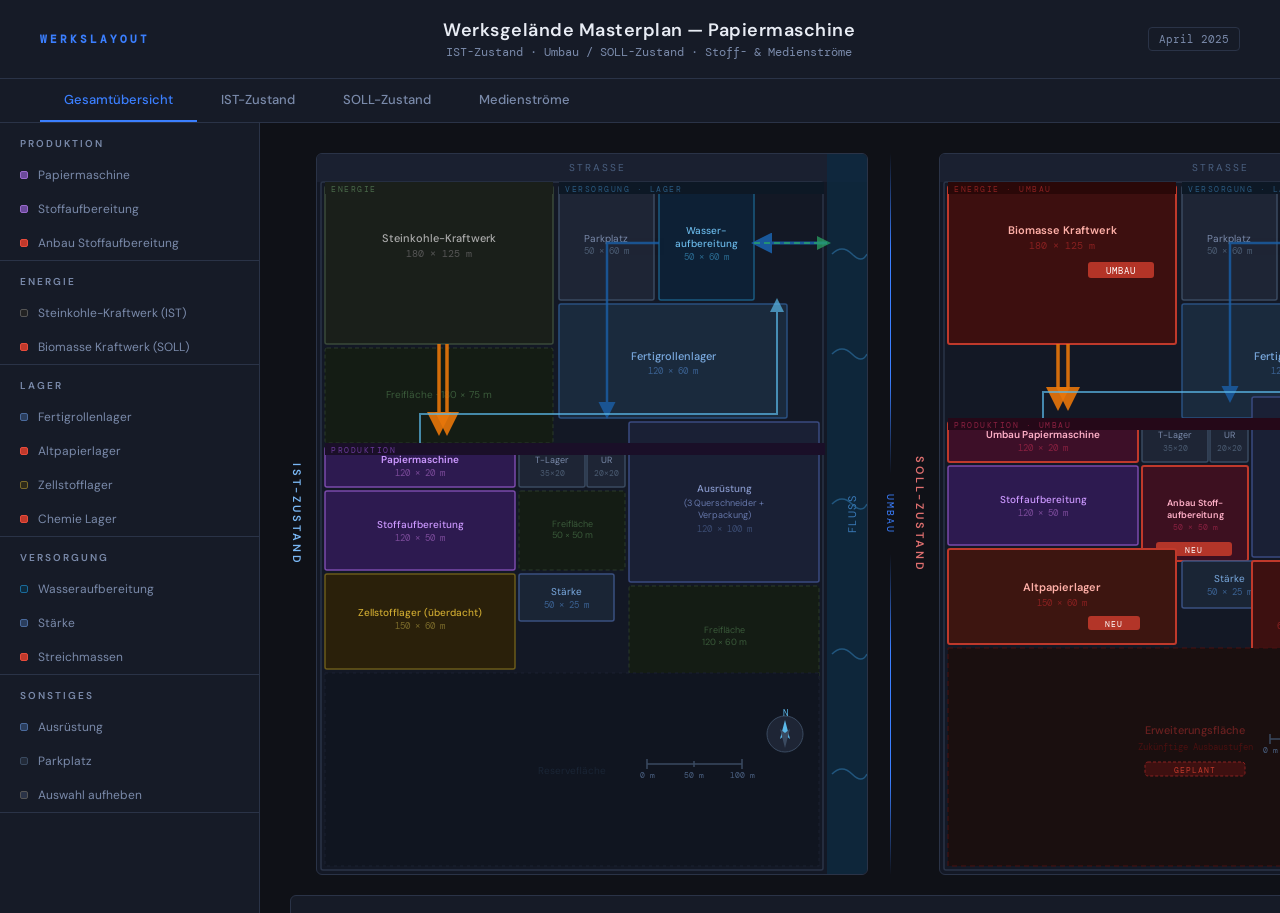
<file: PM_Gelaende_Masterplan.html>
<!DOCTYPE html>
<html lang="de">
<head>
<meta charset="UTF-8">
<meta name="viewport" content="width=device-width, initial-scale=1.0">
<title>Werksgelände Masterplan – IST / SOLL</title>
<link href="https://fonts.googleapis.com/css2?family=DM+Sans:wght@300;400;500;600&family=DM+Mono:wght@400;500&display=swap" rel="stylesheet">
<style>
  :root {
    --bg: #0f1117;
    --surface: #161b27;
    --surface2: #1e2535;
    --border: #2a3347;
    --text: #e8ecf4;
    --text-muted: #7a8aaa;
    --accent: #3b7fff;

    /* Building colors */
    --existing: #2a3d5c;
    --existing-border: #4a6a9c;
    --existing-text: #b8cce8;
    --new-red: #c0392b;
    --new-red-border: #e74c3c;
    --new-red-text: #ffd5d0;
    --energy: #1a3a2a;
    --energy-border: #2e7a4a;
    --energy-text: #a8d8b8;
    --storage: #2d2a1a;
    --storage-border: #7a6a2a;
    --storage-text: #e8d8a8;
    --water-bldg: #0d2a3d;
    --water-bldg-border: #1a6a9a;
    --water-bldg-text: #88ccee;
    --neutral: #222a38;
    --neutral-border: #3a4a60;
    --neutral-text: #9aaabb;

    /* Flow colors */
    --steam: #e8760a;
    --freshwater: #1a5fa8;
    --condensate: #5bb8e8;
    --discharge: #2aaa66;
    --river: #1a4a7a;
  }

  * { box-sizing: border-box; margin: 0; padding: 0; }

  body {
    font-family: 'DM Sans', sans-serif;
    background: var(--bg);
    color: var(--text);
    min-height: 100vh;
    overflow-x: hidden;
  }

  /* ── Header ── */
  header {
    display: flex;
    align-items: center;
    justify-content: space-between;
    padding: 18px 40px;
    border-bottom: 1px solid var(--border);
    background: var(--surface);
  }
  .logo {
    font-size: 11px;
    font-weight: 600;
    letter-spacing: 3px;
    text-transform: uppercase;
    color: var(--accent);
    font-family: 'DM Mono', monospace;
  }
  .title-block { text-align: center; }
  .title-block h1 { font-size: 18px; font-weight: 600; letter-spacing: 0.5px; }
  .title-block p { font-size: 12px; color: var(--text-muted); margin-top: 2px; font-family: 'DM Mono', monospace; }
  .date-badge {
    font-size: 11px; color: var(--text-muted); font-family: 'DM Mono', monospace;
    border: 1px solid var(--border); padding: 4px 10px; border-radius: 4px;
  }

  /* ── Tab bar ── */
  .tabs {
    display: flex; gap: 0; border-bottom: 1px solid var(--border);
    background: var(--surface); padding: 0 40px;
  }
  .tab {
    padding: 12px 24px; font-size: 13px; font-weight: 500; cursor: pointer;
    color: var(--text-muted); border-bottom: 2px solid transparent;
    transition: all 0.2s; user-select: none;
  }
  .tab:hover { color: var(--text); }
  .tab.active { color: var(--accent); border-bottom-color: var(--accent); }

  /* ── Main layout ── */
  .main { display: flex; height: calc(100vh - 110px); }

  /* ── Sidebar ── */
  .sidebar {
    width: 260px; min-width: 260px; background: var(--surface);
    border-right: 1px solid var(--border); overflow-y: auto;
    display: flex; flex-direction: column; gap: 0;
  }
  .sidebar-section { border-bottom: 1px solid var(--border); }
  .sidebar-section-title {
    font-size: 10px; font-weight: 600; letter-spacing: 2px; text-transform: uppercase;
    color: var(--text-muted); padding: 14px 20px 8px;
  }
  .sidebar-item {
    padding: 9px 20px; font-size: 12px; cursor: pointer;
    color: var(--text-muted); transition: all 0.15s; display: flex;
    align-items: center; gap: 10px;
  }
  .sidebar-item:hover { background: var(--surface2); color: var(--text); }
  .sidebar-item.active { background: rgba(59,127,255,0.1); color: var(--accent); }
  .sidebar-dot {
    width: 8px; height: 8px; border-radius: 2px; flex-shrink: 0;
  }

  /* ── Canvas area ── */
  .canvas-wrap {
    flex: 1; overflow: auto; padding: 30px;
    display: flex; flex-direction: column; gap: 20px;
  }

  /* ── Plan container ── */
  .plan-outer {
    display: flex; gap: 12px; align-items: flex-start;
    min-width: 1200px;
  }
  .plan-label {
    writing-mode: vertical-rl; text-orientation: mixed;
    font-size: 11px; font-weight: 600; letter-spacing: 3px; text-transform: uppercase;
    color: var(--text-muted); padding: 8px 0; align-self: stretch;
    display: flex; align-items: center; justify-content: center;
  }
  .plan-label.ist { color: #7ab8f5; }
  .plan-label.soll { color: #e07070; }

  .plan-half {
    position: relative; border: 1px solid var(--border);
    border-radius: 6px; overflow: hidden; background: #131825;
  }

  /* ── SVG canvas ── */
  svg.layout { display: block; }

  /* Building base style (applied via class in SVG) */
  .bldg { cursor: pointer; transition: opacity 0.15s; }
  .bldg:hover rect { filter: brightness(1.2); }
  .bldg.highlighted rect { stroke-width: 2.5 !important; }
  .bldg.dimmed { opacity: 0.35; }

  /* Info panel */
  .info-panel {
    position: fixed; right: 24px; bottom: 24px;
    width: 300px; background: var(--surface2);
    border: 1px solid var(--border); border-radius: 8px;
    padding: 20px; box-shadow: 0 8px 32px rgba(0,0,0,0.5);
    opacity: 0; pointer-events: none; transition: opacity 0.2s;
    z-index: 100;
  }
  .info-panel.visible { opacity: 1; pointer-events: all; }
  .info-panel h3 { font-size: 14px; font-weight: 600; margin-bottom: 6px; }
  .info-panel .dims { font-family: 'DM Mono', monospace; font-size: 12px; color: var(--accent); }
  .info-panel p { font-size: 12px; color: var(--text-muted); margin-top: 8px; line-height: 1.6; }
  .info-panel .tag {
    display: inline-block; font-size: 10px; font-family: 'DM Mono', monospace;
    background: rgba(59,127,255,0.15); color: var(--accent);
    border: 1px solid rgba(59,127,255,0.3); border-radius: 3px;
    padding: 2px 7px; margin-top: 10px;
  }
  .info-close {
    position: absolute; top: 12px; right: 14px; cursor: pointer;
    color: var(--text-muted); font-size: 18px; line-height: 1;
  }
  .info-close:hover { color: var(--text); }

  /* Legend */
  .legend {
    background: var(--surface); border: 1px solid var(--border);
    border-radius: 6px; padding: 16px 20px;
    display: flex; flex-wrap: wrap; gap: 20px; min-width: 1200px;
  }
  .legend-group { display: flex; flex-direction: column; gap: 6px; }
  .legend-title { font-size: 10px; font-weight: 600; letter-spacing: 2px; text-transform: uppercase; color: var(--text-muted); margin-bottom: 4px; }
  .legend-item { display: flex; align-items: center; gap: 8px; font-size: 12px; color: var(--text-muted); }
  .legend-box { width: 16px; height: 16px; border-radius: 3px; border-width: 1.5px; border-style: solid; flex-shrink: 0; }
  .legend-line { width: 28px; height: 3px; flex-shrink: 0; border-radius: 2px; }
  .legend-line.dashed { background: repeating-linear-gradient(90deg, var(--discharge) 0, var(--discharge) 5px, transparent 5px, transparent 9px); height: 2px; }

  /* Scalebar + North */
  .map-extras { position: absolute; bottom: 12px; right: 14px; display: flex; flex-direction: column; align-items: flex-end; gap: 8px; }
</style>
</head>
<body>

<header>
  <div class="logo">Werkslayout</div>
  <div class="title-block">
    <h1>Werksgelände Masterplan — Papiermaschine</h1>
    <p>IST-Zustand · Umbau / SOLL-Zustand · Stoff- &amp; Medienströme</p>
  </div>
  <div class="date-badge">April 2025</div>
</header>

<div class="tabs">
  <div class="tab active" onclick="setTab('overview')">Gesamtübersicht</div>
  <div class="tab" onclick="setTab('ist')">IST-Zustand</div>
  <div class="tab" onclick="setTab('soll')">SOLL-Zustand</div>
  <div class="tab" onclick="setTab('flows')">Medienströme</div>
</div>

<div class="main">
  <!-- Sidebar -->
  <div class="sidebar">
    <div class="sidebar-section">
      <div class="sidebar-section-title">Produktion</div>
      <div class="sidebar-item" onclick="highlight('papiermaschine')">
        <div class="sidebar-dot" style="background:#6a4a9a;border:1px solid #9a6acc"></div> Papiermaschine
      </div>
      <div class="sidebar-item" onclick="highlight('stoffaufbereitung')">
        <div class="sidebar-dot" style="background:#6a4a9a;border:1px solid #9a6acc"></div> Stoffaufbereitung
      </div>
      <div class="sidebar-item" onclick="highlight('anbau_stoff')">
        <div class="sidebar-dot" style="background:var(--new-red);border:1px solid var(--new-red-border)"></div> Anbau Stoffaufbereitung
      </div>
    </div>
    <div class="sidebar-section">
      <div class="sidebar-section-title">Energie</div>
      <div class="sidebar-item" onclick="highlight('kraftwerk_ist')">
        <div class="sidebar-dot" style="background:#222;border:1px solid #555"></div> Steinkohle-Kraftwerk (IST)
      </div>
      <div class="sidebar-item" onclick="highlight('kraftwerk_soll')">
        <div class="sidebar-dot" style="background:var(--new-red);border:1px solid var(--new-red-border)"></div> Biomasse Kraftwerk (SOLL)
      </div>
    </div>
    <div class="sidebar-section">
      <div class="sidebar-section-title">Lager</div>
      <div class="sidebar-item" onclick="highlight('rollenlager')">
        <div class="sidebar-dot" style="background:var(--existing);border:1px solid var(--existing-border)"></div> Fertigrollenlager
      </div>
      <div class="sidebar-item" onclick="highlight('altpapierlager')">
        <div class="sidebar-dot" style="background:var(--new-red);border:1px solid var(--new-red-border)"></div> Altpapierlager
      </div>
      <div class="sidebar-item" onclick="highlight('zellstoff')">
        <div class="sidebar-dot" style="background:var(--storage);border:1px solid var(--storage-border)"></div> Zellstofflager
      </div>
      <div class="sidebar-item" onclick="highlight('chemielager')">
        <div class="sidebar-dot" style="background:var(--new-red);border:1px solid var(--new-red-border)"></div> Chemie Lager
      </div>
    </div>
    <div class="sidebar-section">
      <div class="sidebar-section-title">Versorgung</div>
      <div class="sidebar-item" onclick="highlight('wasser')">
        <div class="sidebar-dot" style="background:var(--water-bldg);border:1px solid var(--water-bldg-border)"></div> Wasseraufbereitung
      </div>
      <div class="sidebar-item" onclick="highlight('staerke')">
        <div class="sidebar-dot" style="background:var(--existing);border:1px solid var(--existing-border)"></div> Stärke
      </div>
      <div class="sidebar-item" onclick="highlight('streichmassen')">
        <div class="sidebar-dot" style="background:var(--new-red);border:1px solid var(--new-red-border)"></div> Streichmassen
      </div>
    </div>
    <div class="sidebar-section">
      <div class="sidebar-section-title">Sonstiges</div>
      <div class="sidebar-item" onclick="highlight('ausruestung')">
        <div class="sidebar-dot" style="background:var(--existing);border:1px solid var(--existing-border)"></div> Ausrüstung
      </div>
      <div class="sidebar-item" onclick="highlight('parkplatz')">
        <div class="sidebar-dot" style="background:var(--neutral);border:1px solid var(--neutral-border)"></div> Parkplatz
      </div>
      <div class="sidebar-item" onclick="clearHighlight()">
        <div class="sidebar-dot" style="background:var(--border);border:1px solid #555"></div> Auswahl aufheben
      </div>
    </div>
  </div>

  <!-- Canvas -->
  <div class="canvas-wrap" id="canvasWrap">
    <div class="plan-outer">
      <div class="plan-label ist">IST-Zustand</div>

      <!-- IST SVG -->
      <div class="plan-half" id="half-ist">
        <svg class="layout" id="svg-ist" width="560" height="720" viewBox="0 0 560 720">
          <defs>
            <marker id="arr-orange" markerWidth="7" markerHeight="7" refX="5" refY="3.5" orient="auto">
              <polygon points="0 0, 7 3.5, 0 7" fill="#e8760a"/>
            </marker>
            <marker id="arr-darkblue" markerWidth="7" markerHeight="7" refX="5" refY="3.5" orient="auto">
              <polygon points="0 0, 7 3.5, 0 7" fill="#1a5fa8"/>
            </marker>
            <marker id="arr-lightblue" markerWidth="7" markerHeight="7" refX="5" refY="3.5" orient="auto">
              <polygon points="0 0, 7 3.5, 0 7" fill="#5bb8e8"/>
            </marker>
            <marker id="arr-green-dash" markerWidth="7" markerHeight="7" refX="5" refY="3.5" orient="auto">
              <polygon points="0 0, 7 3.5, 0 7" fill="#2aaa66"/>
            </marker>
          </defs>

          <!-- ── Road / street at top ── -->
          <rect x="0" y="0" width="560" height="28" fill="#1a2030"/>
          <text x="280" y="17" text-anchor="middle" font-family="DM Sans" font-size="10" fill="#4a6080" letter-spacing="2">STRASSE</text>

          <!-- ── River strip (right edge of IST) ── -->
          <rect x="510" y="0" width="50" height="720" fill="#0d2a40" opacity="0.8"/>
          <rect x="510" y="0" width="50" height="720" fill="url(#river-lines)" opacity="0.3"/>
          <text x="535" y="360" text-anchor="middle" font-family="DM Sans" font-size="11" fill="#3a7ab8" writing-mode="vertical-rl" transform="rotate(180,535,360)" letter-spacing="1.5">FLUSS</text>
          <!-- River waves decoration -->
          <path d="M515,100 Q525,90 535,100 Q545,110 550,100" stroke="#2a6a9a" stroke-width="1.5" fill="none" opacity="0.7"/>
          <path d="M515,200 Q525,190 535,200 Q545,210 550,200" stroke="#2a6a9a" stroke-width="1.5" fill="none" opacity="0.7"/>
          <path d="M515,350 Q525,340 535,350 Q545,360 550,350" stroke="#2a6a9a" stroke-width="1.5" fill="none" opacity="0.7"/>
          <path d="M515,500 Q525,490 535,500 Q545,510 550,500" stroke="#2a6a9a" stroke-width="1.5" fill="none" opacity="0.7"/>
          <path d="M515,620 Q525,610 535,620 Q545,630 550,620" stroke="#2a6a9a" stroke-width="1.5" fill="none" opacity="0.7"/>

          <!-- ── Perimeter fence ── -->
          <rect x="4" y="28" width="502" height="688" fill="none" stroke="#2a3347" stroke-width="1.5" rx="2"/>

          <!-- Scale: 1m = 2px → 560px wide ≈ 280m real -->
          <!-- Using 1m = 1.9px for IST (total width ~500px = 263m) -->

          <!-- ══ BUILDINGS ══ -->

          <!-- Steinkohle Kraftwerk 180x125m => 342x237px. Placed top-left -->
          <g class="bldg" id="ist-kraftwerk_ist" onclick="showInfo('kraftwerk_ist')">
            <rect x="8" y="32" width="228" height="158" rx="2" fill="#1a1f1a" stroke="#3a4a3a" stroke-width="1.5"/>
            <text x="122" y="88" text-anchor="middle" font-family="DM Sans" font-size="11" fill="#aaa" font-weight="500">Steinkohle-Kraftwerk</text>
            <text x="122" y="103" text-anchor="middle" font-family="DM Mono" font-size="10" fill="#555">180 × 125 m</text>
          </g>

          <!-- Parkplatz 50x60m => 95x114px. Top right area -->
          <g class="bldg" id="ist-parkplatz" onclick="showInfo('parkplatz')">
            <rect x="242" y="32" width="95" height="114" rx="2" fill="#1e2535" stroke="#3a4a60" stroke-width="1.5"/>
            <text x="289" y="88" text-anchor="middle" font-family="DM Sans" font-size="10" fill="#7a8aaa">Parkplatz</text>
            <text x="289" y="100" text-anchor="middle" font-family="DM Mono" font-size="9" fill="#4a5a70">50 × 60 m</text>
          </g>

          <!-- Wasseraufbereitung 50x60m -->
          <g class="bldg" id="ist-wasser" onclick="showInfo('wasser')">
            <rect x="342" y="32" width="95" height="114" rx="2" fill="#0d2035" stroke="#1a5a80" stroke-width="1.5"/>
            <text x="389" y="80" text-anchor="middle" font-family="DM Sans" font-size="10" fill="#6ab8e8" font-weight="500">Wasser-</text>
            <text x="389" y="93" text-anchor="middle" font-family="DM Sans" font-size="10" fill="#6ab8e8" font-weight="500">aufbereitung</text>
            <text x="389" y="106" text-anchor="middle" font-family="DM Mono" font-size="9" fill="#2a6a90">50 × 60 m</text>
          </g>

          <!-- Freifläche 180x75m => top-left mid -->
          <g class="bldg" id="ist-freiflaeche1" onclick="showInfo('freiflaeche')">
            <rect x="8" y="194" width="228" height="95" rx="2" fill="#141c14" stroke="#2a3a2a" stroke-width="1" stroke-dasharray="4,3"/>
            <text x="122" y="244" text-anchor="middle" font-family="DM Sans" font-size="10" fill="#3a5a3a">Freifläche · 180 × 75 m</text>
          </g>

          <!-- Fertigrollenlager 120x60m -->
          <g class="bldg" id="ist-rollenlager" onclick="showInfo('rollenlager')">
            <rect x="242" y="150" width="228" height="114" rx="2" fill="#1a2a3d" stroke="#2a5080" stroke-width="1.5"/>
            <text x="356" y="206" text-anchor="middle" font-family="DM Sans" font-size="11" fill="#7aaae0" font-weight="500">Fertigrollenlager</text>
            <text x="356" y="220" text-anchor="middle" font-family="DM Mono" font-size="9" fill="#3a6090">120 × 60 m</text>
          </g>

          <!-- Papiermaschine 120x20m -->
          <g class="bldg" id="ist-papiermaschine" onclick="showInfo('papiermaschine')">
            <rect x="8" y="293" width="190" height="40" rx="2" fill="#2d1a50" stroke="#7a4aaa" stroke-width="1.5"/>
            <text x="103" y="309" text-anchor="middle" font-family="DM Sans" font-size="10" fill="#cc99ff" font-weight="600">Papiermaschine</text>
            <text x="103" y="322" text-anchor="middle" font-family="DM Mono" font-size="9" fill="#7a4a99">120 × 20 m</text>
          </g>

          <!-- T-Lager 35x20m -->
          <g class="bldg" id="ist-tlager" onclick="showInfo('tlager')">
            <rect x="202" y="293" width="66" height="40" rx="2" fill="#1e2535" stroke="#3a4a60" stroke-width="1.5"/>
            <text x="235" y="309" text-anchor="middle" font-family="DM Sans" font-size="9" fill="#7a8aaa">T-Lager</text>
            <text x="235" y="322" text-anchor="middle" font-family="DM Mono" font-size="8" fill="#4a5a70">35×20</text>
          </g>

          <!-- UR 20x20m -->
          <g class="bldg" id="ist-ur" onclick="showInfo('ur')">
            <rect x="270" y="293" width="38" height="40" rx="2" fill="#1e2535" stroke="#3a4a60" stroke-width="1.5"/>
            <text x="289" y="309" text-anchor="middle" font-family="DM Sans" font-size="9" fill="#7a8aaa">UR</text>
            <text x="289" y="322" text-anchor="middle" font-family="DM Mono" font-size="8" fill="#4a5a70">20×20</text>
          </g>

          <!-- Ausrüstung 120x100m -->
          <g class="bldg" id="ist-ausruestung" onclick="showInfo('ausruestung')">
            <rect x="312" y="268" width="190" height="160" rx="2" fill="#1a2035" stroke="#3a4a80" stroke-width="1.5"/>
            <text x="407" y="338" text-anchor="middle" font-family="DM Sans" font-size="10" fill="#8899cc" font-weight="500">Ausrüstung</text>
            <text x="407" y="352" text-anchor="middle" font-family="DM Sans" font-size="9" fill="#6677aa">(3 Querschneider +</text>
            <text x="407" y="364" text-anchor="middle" font-family="DM Sans" font-size="9" fill="#6677aa">Verpackung)</text>
            <text x="407" y="378" text-anchor="middle" font-family="DM Mono" font-size="9" fill="#3a4a70">120 × 100 m</text>
          </g>

          <!-- Stoffaufbereitung 120x50m -->
          <g class="bldg" id="ist-stoffaufbereitung" onclick="showInfo('stoffaufbereitung')">
            <rect x="8" y="337" width="190" height="79" rx="2" fill="#2d1a50" stroke="#7a4aaa" stroke-width="1.5"/>
            <text x="103" y="374" text-anchor="middle" font-family="DM Sans" font-size="10" fill="#cc99ff" font-weight="500">Stoffaufbereitung</text>
            <text x="103" y="387" text-anchor="middle" font-family="DM Mono" font-size="9" fill="#7a4a99">120 × 50 m</text>
          </g>

          <!-- Freifläche 50x50m (middle area) -->
          <g class="bldg" id="ist-freiflaeche2" onclick="showInfo('freiflaeche')">
            <rect x="202" y="337" width="106" height="79" rx="2" fill="#141c14" stroke="#2a3a2a" stroke-width="1" stroke-dasharray="4,3"/>
            <text x="255" y="373" text-anchor="middle" font-family="DM Sans" font-size="9" fill="#3a5a3a">Freifläche</text>
            <text x="255" y="384" text-anchor="middle" font-family="DM Sans" font-size="9" fill="#3a5a3a">50 × 50 m</text>
          </g>

          <!-- Stärke 50x25m -->
          <g class="bldg" id="ist-staerke" onclick="showInfo('staerke')">
            <rect x="202" y="420" width="95" height="47" rx="2" fill="#1a2535" stroke="#3a5080" stroke-width="1.5"/>
            <text x="249" y="441" text-anchor="middle" font-family="DM Sans" font-size="10" fill="#7aaae0">Stärke</text>
            <text x="249" y="454" text-anchor="middle" font-family="DM Mono" font-size="9" fill="#3a6090">50 × 25 m</text>
          </g>

          <!-- Zellstofflager 150x60m -->
          <g class="bldg" id="ist-zellstoff" onclick="showInfo('zellstoff')">
            <rect x="8" y="420" width="190" height="95" rx="2" fill="#2a200a" stroke="#6a5a1a" stroke-width="1.5"/>
            <text x="103" y="462" text-anchor="middle" font-family="DM Sans" font-size="10" fill="#cca830" font-weight="500">Zellstofflager (überdacht)</text>
            <text x="103" y="475" text-anchor="middle" font-family="DM Mono" font-size="9" fill="#7a6a2a">150 × 60 m</text>
          </g>

          <!-- Freifläche bottom right 120x60m -->
          <g class="bldg" id="ist-freiflaeche3" onclick="showInfo('freiflaeche')">
            <rect x="312" y="432" width="190" height="95" rx="2" fill="#141c14" stroke="#2a3a2a" stroke-width="1" stroke-dasharray="4,3"/>
            <text x="407" y="479" text-anchor="middle" font-family="DM Sans" font-size="9" fill="#3a5a3a">Freifläche</text>
            <text x="407" y="491" text-anchor="middle" font-family="DM Sans" font-size="9" fill="#3a5a3a">120 × 60 m</text>
          </g>

          <!-- Bottom open area -->
          <rect x="8" y="519" width="494" height="193" fill="#101520" stroke="#1a2030" stroke-width="1" stroke-dasharray="3,4"/>
          <text x="255" y="620" text-anchor="middle" font-family="DM Sans" font-size="10" fill="#1a2535">Reservefläche</text>

          <!-- ══ FLOW LINES – IST ══ -->
          <!-- Steam/Gas (orange) from Kraftwerk to Papiermaschine – 2 parallel lines -->
          <line x1="122" y1="190" x2="122" y2="275" stroke="#e8760a" stroke-width="3.5" marker-end="url(#arr-orange)" opacity="0.9"/>
          <line x1="130" y1="190" x2="130" y2="275" stroke="#e8760a" stroke-width="3.5" marker-end="url(#arr-orange)" opacity="0.9"/>

          <!-- Freshwater (dark blue) from river to Wasseraufbereitung -->
          <line x1="510" y1="89" x2="440" y2="89" stroke="#1a5fa8" stroke-width="3" marker-end="url(#arr-darkblue)" opacity="0.9"/>

          <!-- Freshwater from Wasseraufbereitung into plant -->
          <polyline points="342,89 290,89 290,260" stroke="#1a5fa8" stroke-width="2.5" fill="none" marker-end="url(#arr-darkblue)" opacity="0.8"/>

          <!-- Condensate/return (light blue) from PM back -->
          <polyline points="103,293 103,260 460,260 460,148" stroke="#5bb8e8" stroke-width="2" fill="none" marker-end="url(#arr-lightblue)" opacity="0.7"/>

          <!-- Discharge dashed (green) back to river from Wasseraufbereitung -->
          <polyline points="437,89 490,89 510,89" stroke="#2aaa66" stroke-width="2" fill="none" stroke-dasharray="6,4" marker-end="url(#arr-green-dash)" opacity="0.7"/>

          <!-- North arrow -->
          <g transform="translate(468,580)">
            <circle r="18" fill="#1e2535" stroke="#3a4a60" stroke-width="1"/>
            <polygon points="0,-14 5,5 0,1 -5,5" fill="#5bb8e8"/>
            <polygon points="0,14 5,-5 0,-1 -5,-5" fill="#3a4a60"/>
            <text x="0" y="-18" text-anchor="middle" font-family="DM Mono" font-size="9" fill="#5bb8e8">N</text>
          </g>

          <!-- Scale bar -->
          <g transform="translate(330,610)">
            <line x1="0" y1="0" x2="95" y2="0" stroke="#3a4a60" stroke-width="1.5"/>
            <line x1="0" y1="-5" x2="0" y2="5" stroke="#3a4a60" stroke-width="1.5"/>
            <line x1="47" y1="-3" x2="47" y2="3" stroke="#3a4a60" stroke-width="1.5"/>
            <line x1="95" y1="-5" x2="95" y2="5" stroke="#3a4a60" stroke-width="1.5"/>
            <text x="0" y="14" text-anchor="middle" font-family="DM Mono" font-size="8" fill="#4a6080">0 m</text>
            <text x="47" y="14" text-anchor="middle" font-family="DM Mono" font-size="8" fill="#4a6080">50 m</text>
            <text x="95" y="14" text-anchor="middle" font-family="DM Mono" font-size="8" fill="#4a6080">100 m</text>
          </g>

          <!-- Zone labels -->
          <rect x="8" y="28" width="228" height="12" fill="#1a1f1a" rx="0"/>
          <text x="14" y="38" font-family="DM Mono" font-size="8" fill="#4a6a4a" letter-spacing="1.5">ENERGIE</text>

          <rect x="242" y="28" width="265" height="12" fill="#0d1825" rx="0"/>
          <text x="248" y="38" font-family="DM Mono" font-size="8" fill="#2a5a80" letter-spacing="1.5">VERSORGUNG · LAGER</text>

          <rect x="8" y="289" width="500" height="12" fill="#1a0f28" rx="0"/>
          <text x="14" y="299" font-family="DM Mono" font-size="8" fill="#6a3a99" letter-spacing="1.5">PRODUKTION</text>
        </svg>
      </div>

      <!-- Divider -->
      <div style="display:flex;flex-direction:column;align-items:center;justify-content:center;gap:8px;padding:0 4px;align-self:stretch;">
        <div style="width:1px;flex:1;background:linear-gradient(to bottom, transparent, #3b7fff 30%, #3b7fff 70%, transparent)"></div>
        <div style="font-size:10px;font-family:'DM Mono',monospace;color:#3b7fff;letter-spacing:2px;writing-mode:vertical-rl;padding:12px 0;">UMBAU</div>
        <div style="width:1px;flex:1;background:linear-gradient(to bottom, transparent, #3b7fff 30%, #3b7fff 70%, transparent)"></div>
      </div>

      <div class="plan-label soll">SOLL-Zustand</div>

      <!-- SOLL SVG -->
      <div class="plan-half" id="half-soll">
        <svg class="layout" id="svg-soll" width="560" height="720" viewBox="0 0 560 720">
          <defs>
            <marker id="sarr-orange" markerWidth="7" markerHeight="7" refX="5" refY="3.5" orient="auto">
              <polygon points="0 0, 7 3.5, 0 7" fill="#e8760a"/>
            </marker>
            <marker id="sarr-darkblue" markerWidth="7" markerHeight="7" refX="5" refY="3.5" orient="auto">
              <polygon points="0 0, 7 3.5, 0 7" fill="#1a5fa8"/>
            </marker>
            <marker id="sarr-lightblue" markerWidth="7" markerHeight="7" refX="5" refY="3.5" orient="auto">
              <polygon points="0 0, 7 3.5, 0 7" fill="#5bb8e8"/>
            </marker>
            <marker id="sarr-green" markerWidth="7" markerHeight="7" refX="5" refY="3.5" orient="auto">
              <polygon points="0 0, 7 3.5, 0 7" fill="#2aaa66"/>
            </marker>
          </defs>

          <!-- Road -->
          <rect x="0" y="0" width="560" height="28" fill="#1a2030"/>
          <text x="280" y="17" text-anchor="middle" font-family="DM Sans" font-size="10" fill="#4a6080" letter-spacing="2">STRASSE</text>

          <!-- River -->
          <rect x="510" y="0" width="50" height="720" fill="#0d2a40" opacity="0.8"/>
          <text x="535" y="360" text-anchor="middle" font-family="DM Sans" font-size="11" fill="#3a7ab8" writing-mode="vertical-rl" transform="rotate(180,535,360)" letter-spacing="1.5">FLUSS</text>
          <path d="M515,100 Q525,90 535,100 Q545,110 550,100" stroke="#2a6a9a" stroke-width="1.5" fill="none" opacity="0.7"/>
          <path d="M515,200 Q525,190 535,200 Q545,210 550,200" stroke="#2a6a9a" stroke-width="1.5" fill="none" opacity="0.7"/>
          <path d="M515,350 Q525,340 535,350 Q545,360 550,350" stroke="#2a6a9a" stroke-width="1.5" fill="none" opacity="0.7"/>
          <path d="M515,500 Q525,490 535,500 Q545,510 550,500" stroke="#2a6a9a" stroke-width="1.5" fill="none" opacity="0.7"/>
          <path d="M515,620 Q525,610 535,620 Q545,630 550,620" stroke="#2a6a9a" stroke-width="1.5" fill="none" opacity="0.7"/>

          <!-- Perimeter -->
          <rect x="4" y="28" width="502" height="688" fill="none" stroke="#2a3347" stroke-width="1.5" rx="2"/>

          <!-- ══ SOLL BUILDINGS ══ -->

          <!-- Biomasse Kraftwerk (NEU=ROT) 180x125m -->
          <g class="bldg" id="soll-kraftwerk_soll" onclick="showInfo('kraftwerk_soll')">
            <rect x="8" y="32" width="228" height="158" rx="2" fill="#3d0f0f" stroke="#c0392b" stroke-width="2"/>
            <text x="122" y="80" text-anchor="middle" font-family="DM Sans" font-size="11" fill="#ffb0a8" font-weight="600">Biomasse Kraftwerk</text>
            <text x="122" y="95" text-anchor="middle" font-family="DM Mono" font-size="10" fill="#882020">180 × 125 m</text>
            <!-- NEW badge -->
            <rect x="148" y="108" width="66" height="16" rx="3" fill="#c0392b" opacity="0.9"/>
            <text x="181" y="120" text-anchor="middle" font-family="DM Mono" font-size="9" fill="white" letter-spacing="1">UMBAU</text>
          </g>

          <!-- Parkplatz -->
          <g class="bldg" id="soll-parkplatz" onclick="showInfo('parkplatz')">
            <rect x="242" y="32" width="95" height="114" rx="2" fill="#1e2535" stroke="#3a4a60" stroke-width="1.5"/>
            <text x="289" y="88" text-anchor="middle" font-family="DM Sans" font-size="10" fill="#7a8aaa">Parkplatz</text>
            <text x="289" y="100" text-anchor="middle" font-family="DM Mono" font-size="9" fill="#4a5a70">50 × 60 m</text>
          </g>

          <!-- Wasseraufbereitung (EXISTING) -->
          <g class="bldg" id="soll-wasser" onclick="showInfo('wasser')">
            <rect x="342" y="32" width="95" height="114" rx="2" fill="#0d2035" stroke="#1a5a80" stroke-width="1.5"/>
            <text x="389" y="80" text-anchor="middle" font-family="DM Sans" font-size="10" fill="#6ab8e8" font-weight="500">Wasser-</text>
            <text x="389" y="93" text-anchor="middle" font-family="DM Sans" font-size="10" fill="#6ab8e8" font-weight="500">aufbereitung</text>
            <text x="389" y="106" text-anchor="middle" font-family="DM Mono" font-size="9" fill="#2a6a90">50 × 60 m</text>
          </g>

          <!-- Fertigrollenlager (EXISTING) -->
          <g class="bldg" id="soll-rollenlager" onclick="showInfo('rollenlager')">
            <rect x="242" y="150" width="228" height="114" rx="2" fill="#1a2a3d" stroke="#2a5080" stroke-width="1.5"/>
            <text x="356" y="206" text-anchor="middle" font-family="DM Sans" font-size="11" fill="#7aaae0" font-weight="500">Fertigrollenlager</text>
            <text x="356" y="220" text-anchor="middle" font-family="DM Mono" font-size="9" fill="#3a6090">120 × 60 m</text>
          </g>

          <!-- Umbau Papiermaschine (ROT) -->
          <g class="bldg" id="soll-papiermaschine" onclick="showInfo('papiermaschine')">
            <rect x="8" y="268" width="190" height="40" rx="2" fill="#3d0f28" stroke="#c0392b" stroke-width="2"/>
            <text x="103" y="284" text-anchor="middle" font-family="DM Sans" font-size="10" fill="#ffb0c8" font-weight="600">Umbau Papiermaschine</text>
            <text x="103" y="297" text-anchor="middle" font-family="DM Mono" font-size="9" fill="#882040">120 × 20 m</text>
          </g>

          <!-- T-Lager (EXISTING) -->
          <g class="bldg" id="soll-tlager" onclick="showInfo('tlager')">
            <rect x="202" y="268" width="66" height="40" rx="2" fill="#1e2535" stroke="#3a4a60" stroke-width="1.5"/>
            <text x="235" y="284" text-anchor="middle" font-family="DM Sans" font-size="9" fill="#7a8aaa">T-Lager</text>
            <text x="235" y="297" text-anchor="middle" font-family="DM Mono" font-size="8" fill="#4a5a70">35×20</text>
          </g>

          <!-- UR (EXISTING) -->
          <g class="bldg" id="soll-ur" onclick="showInfo('ur')">
            <rect x="270" y="268" width="38" height="40" rx="2" fill="#1e2535" stroke="#3a4a60" stroke-width="1.5"/>
            <text x="289" y="284" text-anchor="middle" font-family="DM Sans" font-size="9" fill="#7a8aaa">UR</text>
            <text x="289" y="297" text-anchor="middle" font-family="DM Mono" font-size="8" fill="#4a5a70">20×20</text>
          </g>

          <!-- Ausrüstung (EXISTING) -->
          <g class="bldg" id="soll-ausruestung" onclick="showInfo('ausruestung')">
            <rect x="312" y="243" width="190" height="160" rx="2" fill="#1a2035" stroke="#3a4a80" stroke-width="1.5"/>
            <text x="407" y="313" text-anchor="middle" font-family="DM Sans" font-size="10" fill="#8899cc" font-weight="500">Ausrüstung</text>
            <text x="407" y="327" text-anchor="middle" font-family="DM Sans" font-size="9" fill="#6677aa">(3 Querschneider +</text>
            <text x="407" y="339" text-anchor="middle" font-family="DM Sans" font-size="9" fill="#6677aa">Verpackung)</text>
            <text x="407" y="353" text-anchor="middle" font-family="DM Mono" font-size="9" fill="#3a4a70">120 × 100 m</text>
          </g>

          <!-- Stoffaufbereitung (EXISTING) -->
          <g class="bldg" id="soll-stoffaufbereitung" onclick="showInfo('stoffaufbereitung')">
            <rect x="8" y="312" width="190" height="79" rx="2" fill="#2d1a50" stroke="#7a4aaa" stroke-width="1.5"/>
            <text x="103" y="349" text-anchor="middle" font-family="DM Sans" font-size="10" fill="#cc99ff" font-weight="500">Stoffaufbereitung</text>
            <text x="103" y="362" text-anchor="middle" font-family="DM Mono" font-size="9" fill="#7a4a99">120 × 50 m</text>
          </g>

          <!-- Anbau Stoffaufbereitung (NEU=ROT) 50x50m -->
          <g class="bldg" id="soll-anbau_stoff" onclick="showInfo('anbau_stoff')">
            <rect x="202" y="312" width="106" height="95" rx="2" fill="#3d1020" stroke="#c0392b" stroke-width="2"/>
            <text x="255" y="352" text-anchor="middle" font-family="DM Sans" font-size="9" fill="#ffb0c8" font-weight="600">Anbau Stoff-</text>
            <text x="255" y="364" text-anchor="middle" font-family="DM Sans" font-size="9" fill="#ffb0c8" font-weight="600">aufbereitung</text>
            <text x="255" y="376" text-anchor="middle" font-family="DM Mono" font-size="8" fill="#882040">50 × 50 m</text>
            <rect x="216" y="388" width="76" height="14" rx="3" fill="#c0392b" opacity="0.9"/>
            <text x="254" y="399" text-anchor="middle" font-family="DM Mono" font-size="8" fill="white" letter-spacing="1">NEU</text>
          </g>

          <!-- Altpapierlager (NEU=ROT) 150x60m -->
          <g class="bldg" id="soll-altpapierlager" onclick="showInfo('altpapierlager')">
            <rect x="8" y="395" width="228" height="95" rx="2" fill="#3d1510" stroke="#c0392b" stroke-width="2"/>
            <text x="122" y="437" text-anchor="middle" font-family="DM Sans" font-size="11" fill="#ffb0a8" font-weight="600">Altpapierlager</text>
            <text x="122" y="452" text-anchor="middle" font-family="DM Mono" font-size="9" fill="#882020">150 × 60 m</text>
            <rect x="148" y="462" width="52" height="14" rx="3" fill="#c0392b" opacity="0.9"/>
            <text x="174" y="473" text-anchor="middle" font-family="DM Mono" font-size="8" fill="white" letter-spacing="1">NEU</text>
          </g>

          <!-- Stärke (EXISTING) -->
          <g class="bldg" id="soll-staerke" onclick="showInfo('staerke')">
            <rect x="242" y="407" width="95" height="47" rx="2" fill="#1a2535" stroke="#3a5080" stroke-width="1.5"/>
            <text x="289" y="428" text-anchor="middle" font-family="DM Sans" font-size="10" fill="#7aaae0">Stärke</text>
            <text x="289" y="441" text-anchor="middle" font-family="DM Mono" font-size="9" fill="#3a6090">50 × 25 m</text>
          </g>

          <!-- Chemie Lager (NEU=ROT) 60x60m -->
          <g class="bldg" id="soll-chemielager" onclick="showInfo('chemielager')">
            <rect x="312" y="407" width="95" height="95" rx="2" fill="#3d1010" stroke="#c0392b" stroke-width="2"/>
            <text x="359" y="449" text-anchor="middle" font-family="DM Sans" font-size="10" fill="#ffb0a8" font-weight="600">Chemie</text>
            <text x="359" y="462" text-anchor="middle" font-family="DM Sans" font-size="10" fill="#ffb0a8" font-weight="600">Lager</text>
            <text x="359" y="475" text-anchor="middle" font-family="DM Mono" font-size="9" fill="#882020">60 × 60 m</text>
          </g>

          <!-- Streichmassen Aufbereitung (NEU=ROT) 60x60m -->
          <g class="bldg" id="soll-streichmassen" onclick="showInfo('streichmassen')">
            <rect x="411" y="407" width="95" height="95" rx="2" fill="#3d1010" stroke="#c0392b" stroke-width="2"/>
            <text x="458" y="445" text-anchor="middle" font-family="DM Sans" font-size="9" fill="#ffb0a8" font-weight="600">Streichmassen-</text>
            <text x="458" y="458" text-anchor="middle" font-family="DM Sans" font-size="9" fill="#ffb0a8" font-weight="600">Aufbereitung</text>
            <text x="458" y="471" text-anchor="middle" font-family="DM Mono" font-size="8" fill="#882020">60 × 60 m</text>
          </g>

          <!-- Bottom expansion area -->
          <rect x="8" y="494" width="494" height="218" fill="#1a0f0f" stroke="#4a1010" stroke-width="1" stroke-dasharray="5,4"/>
          <text x="255" y="580" text-anchor="middle" font-family="DM Sans" font-size="11" fill="#6a2020" font-weight="500">Erweiterungsfläche</text>
          <text x="255" y="596" text-anchor="middle" font-family="DM Mono" font-size="9" fill="#4a1010">Zukünftige Ausbaustufen</text>
          <rect x="205" y="608" width="100" height="14" rx="3" fill="#3d1010" stroke="#882020" stroke-width="1" stroke-dasharray="3,2"/>
          <text x="255" y="619" text-anchor="middle" font-family="DM Mono" font-size="8" fill="#c0392b" letter-spacing="1">GEPLANT</text>

          <!-- ══ FLOW LINES – SOLL ══ -->
          <!-- Steam (orange) – 2 parallel lines from Biomasse Kraftwerk to PM -->
          <line x1="118" y1="190" x2="118" y2="250" stroke="#e8760a" stroke-width="3.5" marker-end="url(#sarr-orange)" opacity="0.9"/>
          <line x1="128" y1="190" x2="128" y2="250" stroke="#e8760a" stroke-width="3.5" marker-end="url(#sarr-orange)" opacity="0.9"/>

          <!-- Freshwater (dark blue) from river to Wasseraufbereitung -->
          <line x1="510" y1="89" x2="440" y2="89" stroke="#1a5fa8" stroke-width="3" marker-end="url(#sarr-darkblue)" opacity="0.9"/>

          <!-- Freshwater into plant -->
          <polyline points="342,89 290,89 290,244" stroke="#1a5fa8" stroke-width="2.5" fill="none" marker-end="url(#sarr-darkblue)" opacity="0.8"/>

          <!-- Condensate return (light blue) -->
          <polyline points="103,268 103,238 460,238 460,148" stroke="#5bb8e8" stroke-width="2" fill="none" marker-end="url(#sarr-lightblue)" opacity="0.7"/>

          <!-- Discharge dashed (green) from Wasseraufbereitung back to river -->
          <polyline points="437,89 490,89 510,100" stroke="#2aaa66" stroke-width="2" fill="none" stroke-dasharray="6,4" marker-end="url(#sarr-green)" opacity="0.8"/>

          <!-- North arrow -->
          <g transform="translate(468,555)">
            <circle r="18" fill="#1e2535" stroke="#3a4a60" stroke-width="1"/>
            <polygon points="0,-14 5,5 0,1 -5,5" fill="#5bb8e8"/>
            <polygon points="0,14 5,-5 0,-1 -5,-5" fill="#3a4a60"/>
            <text x="0" y="-18" text-anchor="middle" font-family="DM Mono" font-size="9" fill="#5bb8e8">N</text>
          </g>

          <!-- Scale bar -->
          <g transform="translate(330,585)">
            <line x1="0" y1="0" x2="95" y2="0" stroke="#3a4a60" stroke-width="1.5"/>
            <line x1="0" y1="-5" x2="0" y2="5" stroke="#3a4a60" stroke-width="1.5"/>
            <line x1="47" y1="-3" x2="47" y2="3" stroke="#3a4a60" stroke-width="1.5"/>
            <line x1="95" y1="-5" x2="95" y2="5" stroke="#3a4a60" stroke-width="1.5"/>
            <text x="0" y="14" text-anchor="middle" font-family="DM Mono" font-size="8" fill="#4a6080">0 m</text>
            <text x="47" y="14" text-anchor="middle" font-family="DM Mono" font-size="8" fill="#4a6080">50 m</text>
            <text x="95" y="14" text-anchor="middle" font-family="DM Mono" font-size="8" fill="#4a6080">100 m</text>
          </g>

          <!-- Zone labels -->
          <rect x="8" y="28" width="228" height="12" fill="#2a0808" rx="0"/>
          <text x="14" y="38" font-family="DM Mono" font-size="8" fill="#8a2020" letter-spacing="1.5">ENERGIE · UMBAU</text>

          <rect x="242" y="28" width="265" height="12" fill="#0d1825" rx="0"/>
          <text x="248" y="38" font-family="DM Mono" font-size="8" fill="#2a5a80" letter-spacing="1.5">VERSORGUNG · LAGER</text>

          <rect x="8" y="264" width="500" height="12" fill="#250818" rx="0"/>
          <text x="14" y="274" font-family="DM Mono" font-size="8" fill="#8a2040" letter-spacing="1.5">PRODUKTION · UMBAU</text>
        </svg>
      </div>
    </div>

    <!-- Legend -->
    <div class="legend">
      <div class="legend-group">
        <div class="legend-title">Gebäudestatus</div>
        <div class="legend-item">
          <div class="legend-box" style="background:#1a2a3d;border-color:#2a5080"></div> Bestand (unverändert)
        </div>
        <div class="legend-item">
          <div class="legend-box" style="background:#3d0f0f;border-color:#c0392b"></div> Umbau / Neubau (SOLL)
        </div>
        <div class="legend-item">
          <div class="legend-box" style="background:#141c14;border-color:#2a3a2a;border-style:dashed"></div> Freifläche / Reserve
        </div>
      </div>
      <div class="legend-group">
        <div class="legend-title">Medienströme</div>
        <div class="legend-item">
          <div style="width:28px;height:4px;background:#e8760a;border-radius:2px;flex-shrink:0"></div> Dampf / Gas (2-strangig)
        </div>
        <div class="legend-item">
          <div style="width:28px;height:3px;background:#1a5fa8;border-radius:2px;flex-shrink:0"></div> Frischwasser (Fluss → Anlage)
        </div>
        <div class="legend-item">
          <div style="width:28px;height:2px;background:#5bb8e8;border-radius:2px;flex-shrink:0"></div> Kondensat / Wasserrückführung
        </div>
        <div class="legend-item">
          <div class="legend-line dashed" style="--discharge:#2aaa66"></div> Einleitung in Fluss (gestrichelt)
        </div>
      </div>
      <div class="legend-group">
        <div class="legend-title">Zonierung</div>
        <div class="legend-item"><div class="legend-box" style="background:#1a1f1a;border-color:#3a4a3a"></div> Energie</div>
        <div class="legend-item"><div class="legend-box" style="background:#2d1a50;border-color:#7a4aaa"></div> Produktion</div>
        <div class="legend-item"><div class="legend-box" style="background:#0d2035;border-color:#1a5a80"></div> Wasserversorgung</div>
        <div class="legend-item"><div class="legend-box" style="background:#2a200a;border-color:#6a5a1a"></div> Rohstofflager</div>
        <div class="legend-item"><div class="legend-box" style="background:#1e2535;border-color:#3a4a60"></div> Sonstiges / Lager</div>
      </div>
      <div class="legend-group" style="margin-left:auto">
        <div class="legend-title">Interaktion</div>
        <div style="font-size:11px;color:var(--text-muted);line-height:1.7">
          ▶ Gebäude anklicken → Detailinfo<br>
          ▶ Sidebar → Bereich hervorheben<br>
          ▶ Tabs oben → Ansicht wechseln
        </div>
      </div>
    </div>
  </div>
</div>

<!-- Info Panel -->
<div class="info-panel" id="infoPanel">
  <div class="info-close" onclick="closeInfo()">×</div>
  <h3 id="infoTitle">—</h3>
  <div class="dims" id="infoDims"></div>
  <p id="infoDesc"></p>
  <div class="tag" id="infoId"></div>
</div>

<script>
const INFO = {
  kraftwerk_ist: {
    title: 'Steinkohle-Kraftwerk',
    dims: '180 × 125 m',
    desc: 'Bestehendes fossiles Kraftwerk zur Dampf- und Stromerzeugung. Im SOLL-Zustand wird dieses durch ein Biomasse-Kraftwerk ersetzt.',
    id: 'area_kraftwerk_ist'
  },
  kraftwerk_soll: {
    title: 'Biomasse Kraftwerk',
    dims: '180 × 125 m',
    desc: 'Neues Biomasse-Kraftwerk ersetzt die Steinkohleanlage. Reduziert CO₂-Emissionen signifikant. Versorgt Papiermaschine mit Dampf über zwei parallele Leitungen.',
    id: 'area_biomasse_kraftwerk'
  },
  papiermaschine: {
    title: 'Papiermaschine (Umbau)',
    dims: '120 × 20 m',
    desc: 'Kernanlage der Produktion. Umbaumaßnahmen umfassen Erneuerung der Dampfversorgung sowie Integration der erweiterten Stoffaufbereitung.',
    id: 'area_papiermaschine'
  },
  stoffaufbereitung: {
    title: 'Stoffaufbereitung',
    dims: '120 × 50 m',
    desc: 'Bestehende Anlage zur Aufbereitung von Zellstoff und Altpapier. Wird durch Anbau erweitert.',
    id: 'area_stoffaufbereitung'
  },
  anbau_stoff: {
    title: 'Anbau Stoffaufbereitung',
    dims: '50 × 50 m',
    desc: 'Neubau zur Erweiterung der Stoffaufbereitungskapazität. Ermöglicht höheren Altpapier-Einsatz.',
    id: 'area_anbau_stoffaufbereitung'
  },
  rollenlager: {
    title: 'Fertigrollenlager',
    dims: '120 × 60 m',
    desc: 'Lagerung der fertig produzierten Papierrollen vor dem Versand. Bestand, keine Änderung.',
    id: 'area_fertigrollenlager'
  },
  altpapierlager: {
    title: 'Altpapierlager',
    dims: '150 × 60 m',
    desc: 'Neues Lager für Altpapier als Rohstoff. Voraussetzung für den erhöhten Rezyklat-Anteil im SOLL-Zustand.',
    id: 'area_altpapierlager'
  },
  zellstoff: {
    title: 'Zellstofflager (überdacht)',
    dims: '150 × 60 m',
    desc: 'Überdachtes Lager für Zellstoff-Ballen. Schutz vor Witterungseinflüssen. Bestandsgebäude.',
    id: 'area_zellstofflager'
  },
  wasser: {
    title: 'Wasseraufbereitung',
    dims: '50 × 60 m',
    desc: 'Aufbereitung von Frischwasser aus dem Fluss für den Produktionsprozess. Gereinigtes Wasser wird als Kondensat zurückgeführt und teilweise wieder in den Fluss eingeleitet (gestrichelt).',
    id: 'area_wasseraufbereitung'
  },
  staerke: {
    title: 'Stärke',
    dims: '50 × 25 m',
    desc: 'Stärkeversorgung für die Papiermaschine (Oberflächenleimung). Bestandsanlage.',
    id: 'area_staerke'
  },
  streichmassen: {
    title: 'Streichmassen-Aufbereitung',
    dims: '60 × 60 m',
    desc: 'Neubau für die Aufbereitung von Streichmassen für beschichtete Papiersorten. Erweiterung des Produktportfolios.',
    id: 'area_streichmassen'
  },
  chemielager: {
    title: 'Chemie Lager',
    dims: '60 × 60 m',
    desc: 'Neues Lager für Prozesschemikalien (Streichmassen, Hilfsstoffe). Entspricht aktuellen Sicherheits- und Umweltstandards.',
    id: 'area_chemielager'
  },
  ausruestung: {
    title: 'Ausrüstung',
    dims: '120 × 100 m',
    desc: '3 Querschneider + Verpackungsanlage. Bestandsgebäude, keine Änderung im Umbau.',
    id: 'area_ausruestung'
  },
  parkplatz: {
    title: 'Parkplatz',
    dims: '50 × 60 m',
    desc: 'Mitarbeiterparkplatz. Bestand, keine Änderung.',
    id: 'area_parkplatz'
  },
  tlager: {
    title: 'T-Lager',
    dims: '35 × 20 m',
    desc: 'Technik-Lager. Bestandsgebäude.',
    id: 'area_tlager'
  },
  ur: {
    title: 'UR',
    dims: '20 × 20 m',
    desc: 'Umrichterraum / Technikraum. Bestand.',
    id: 'area_ur'
  },
  freiflaeche: {
    title: 'Freifläche',
    dims: '—',
    desc: 'Unbebaute Reservefläche für zukünftige Erweiterungen oder Logistik.',
    id: 'area_freiflaeche'
  }
};

function showInfo(key) {
  const d = INFO[key];
  if (!d) return;
  document.getElementById('infoTitle').textContent = d.title;
  document.getElementById('infoDims').textContent = d.dims;
  document.getElementById('infoDesc').textContent = d.desc;
  document.getElementById('infoId').textContent = d.id;
  document.getElementById('infoPanel').classList.add('visible');
}

function closeInfo() {
  document.getElementById('infoPanel').classList.remove('visible');
}

function highlight(key) {
  document.querySelectorAll('.bldg').forEach(el => {
    const id = el.id.replace('ist-','').replace('soll-','');
    if (id === key) {
      el.classList.add('highlighted');
      el.classList.remove('dimmed');
    } else {
      el.classList.add('dimmed');
      el.classList.remove('highlighted');
    }
  });
  if (INFO[key]) showInfo(key);
}

function clearHighlight() {
  document.querySelectorAll('.bldg').forEach(el => {
    el.classList.remove('highlighted', 'dimmed');
  });
  closeInfo();
}

function setTab(tab) {
  document.querySelectorAll('.tab').forEach((t,i) => {
    t.classList.remove('active');
    if (['overview','ist','soll','flows'][i] === tab) t.classList.add('active');
  });
  const ist = document.getElementById('half-ist');
  const soll = document.getElementById('half-soll');
  switch(tab) {
    case 'ist':
      ist.style.opacity='1'; soll.style.opacity='0.2';
      break;
    case 'soll':
      ist.style.opacity='0.2'; soll.style.opacity='1';
      break;
    case 'flows':
      ist.style.opacity='0.5'; soll.style.opacity='0.5';
      // highlight flow lines by pulsing them
      break;
    default:
      ist.style.opacity='1'; soll.style.opacity='1';
  }
}
</script>
</body>
</html>
</file>
